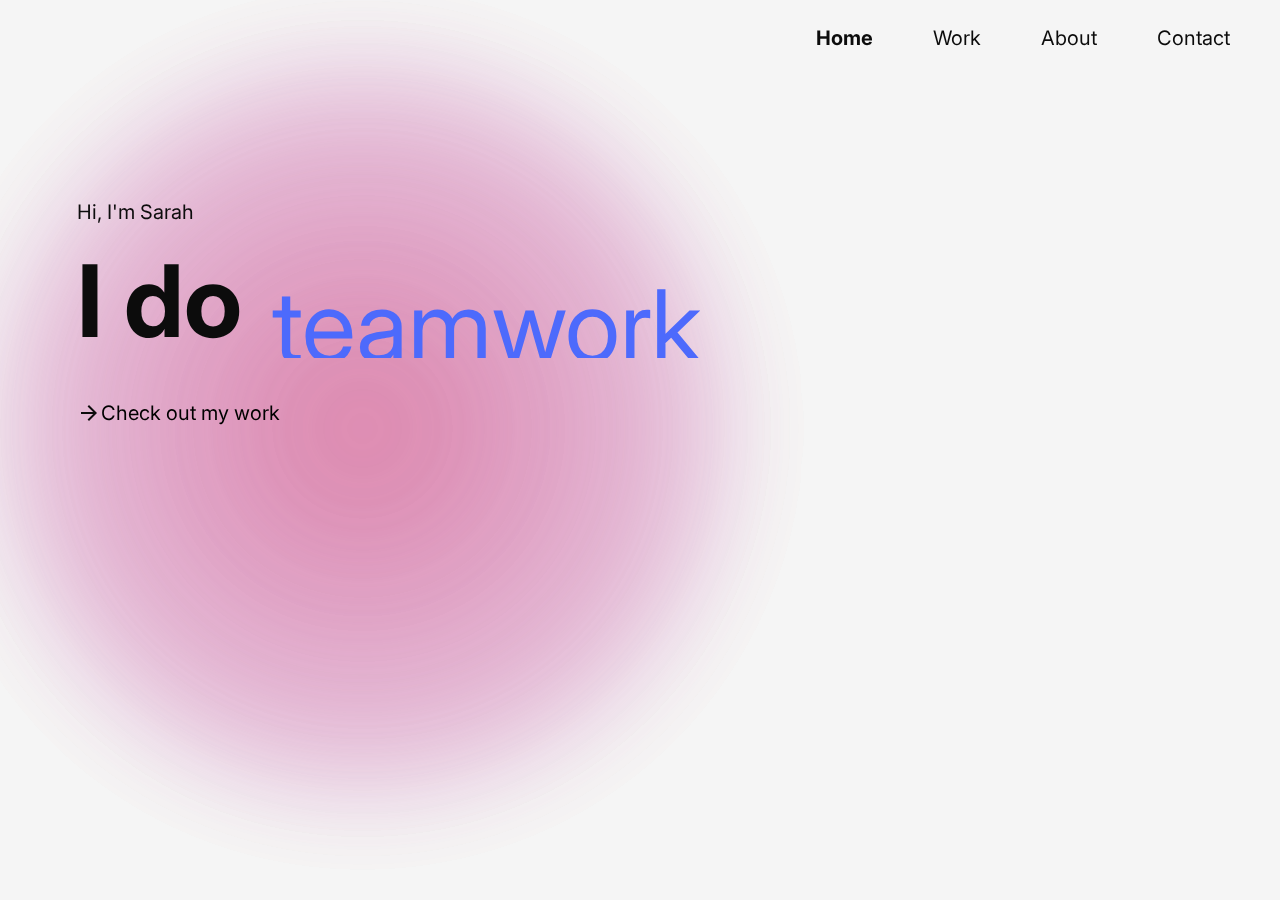
<file: index.html>
<!DOCTYPE html>
<html lang="en">
<head>
    <meta charset="UTF-8">
    <meta http-equiv="X-UA-Compatible" content="IE=edge">
    <meta name="viewport" content="width=device-width, initial-scale=1.0">
    <title>Sarah Birkkjær - UI/UX designer</title>
    <link rel="stylesheet" href="style/style.css">
    <link rel="stylesheet" href="https://fonts.googleapis.com/css2?family=Material+Symbols+Outlined:opsz,wght,FILL,GRAD@48,400,0,0">
    <link rel="icon" href="img/favicon2.png">
</head>
<body>
    <nav>
        <ul class="menu">
            <li class="menu-item selected"><a href="index.html">Home</a></li>
            <li class="menu-item"><a href="pages/work.html">Work</a></li>
            <li class="menu-item"><a href="pages/about.html">About</a></li>
            <li class="menu-item"><a href="pages/contact.html">Contact</a></li>
        </ul>
    </nav>
    <div class="moving-background-gradient blue"></div>
    <div class="moving-background-gradient pink"></div>
    <div class="moving-background-gradient orange"></div>
    <main class="frontpage">
        <h3>Hi, I'm Sarah</h3>
            <div class="wrapper">
                <div class="scrolling-words-container">
                    <span>I do</span>
                    <div class="scrolling-words-box">
                        <ul class="scroll">
                            <li class="scroll-item">teamwork</li>
                            <li class="scroll-item">UI/UX</li>
                            <li class="scroll-item">front-end dev</li>
                            <li class="scroll-item">teamwork</li>
                        </ul>
                    </div>
                </div>
            </div>
            <br>
        <div class="arrow-animation">
            <div class="hoverbox"></div>
            <span class="material-symbols-outlined link-arrow">
                    arrow_forward
                </span>            
            <a href="pages/work.html"><p class="hoverbox-text">Check out my work</p></a>
            </div>
     </main>

     
</body>
</html>
</file>
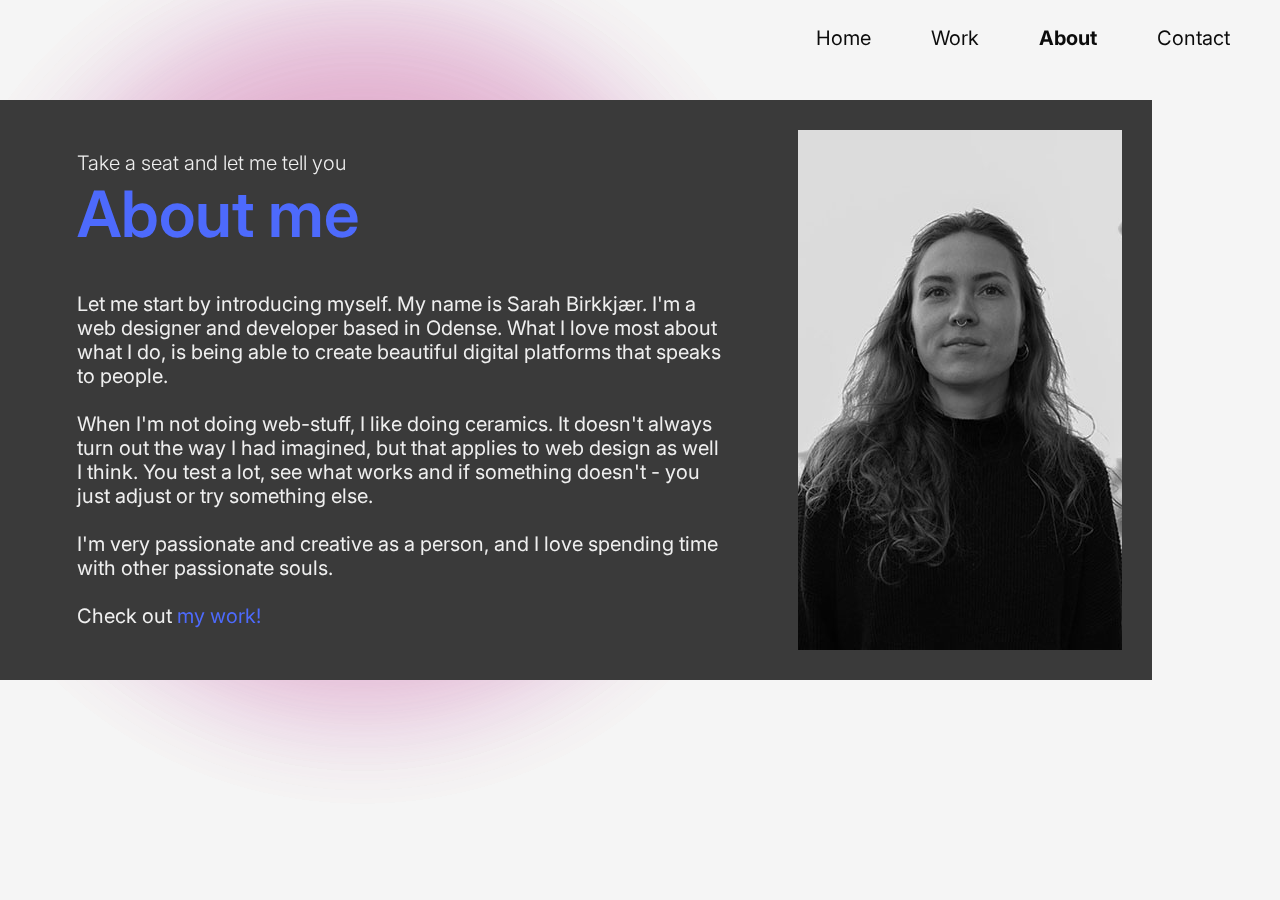
<file: pages/about.html>
<!DOCTYPE html>
<html lang="en">
<head>
    <meta charset="UTF-8">
    <meta http-equiv="X-UA-Compatible" content="IE=edge">
    <meta name="viewport" content="width=device-width, initial-scale=1.0">
    <title>Sarah Birkkjær - About me</title>
    <link rel="stylesheet" href="../style/style.css">
    <link rel="icon" href="../img/favicon2.png">
</head>
<body>
    <div class="moving-background-gradient blue"></div>
    <div class="moving-background-gradient pink"></div>
    <div class="moving-background-gradient orange"></div>
    <nav>
        <ul class="menu">
            <li class="menu-item"><a href="../index.html">Home</a></li>
            <li class="menu-item"><a href="work.html">Work</a></li>
            <li class="menu-item selected"><a href="about.html">About</a></li>
            <li class="menu-item"><a href="contact.html">Contact</a></li>
        </ul>
    </nav>
        <main class="about-greybox">
                <section class="about-text">
                    <p class="pretitle white">Take a seat and let me tell you</p>
                    <h1>About me</h1>
                    <br>
                    <p class="white">Let me start by introducing myself. My name is Sarah Birkkjær. I'm a web designer and developer based in Odense. What I love most about what I do, is being able to create beautiful digital platforms that speaks to people. 
                    <br><br>When I'm not doing web-stuff, I like doing ceramics. It doesn't always turn out the way I had imagined, but that applies to web design as well I think. You test a lot, see what works and if something doesn't - you just adjust or try something else.<br><br> 
                        I'm very passionate and creative as a person, and I love spending time with other passionate souls.
                    <br><br>Check out <a href="work.html">my work!</a></p>
                </section>
                <img src="../img/portrait.jpg" alt="portrait of me">
        </main>
</body>
</html>
</file>
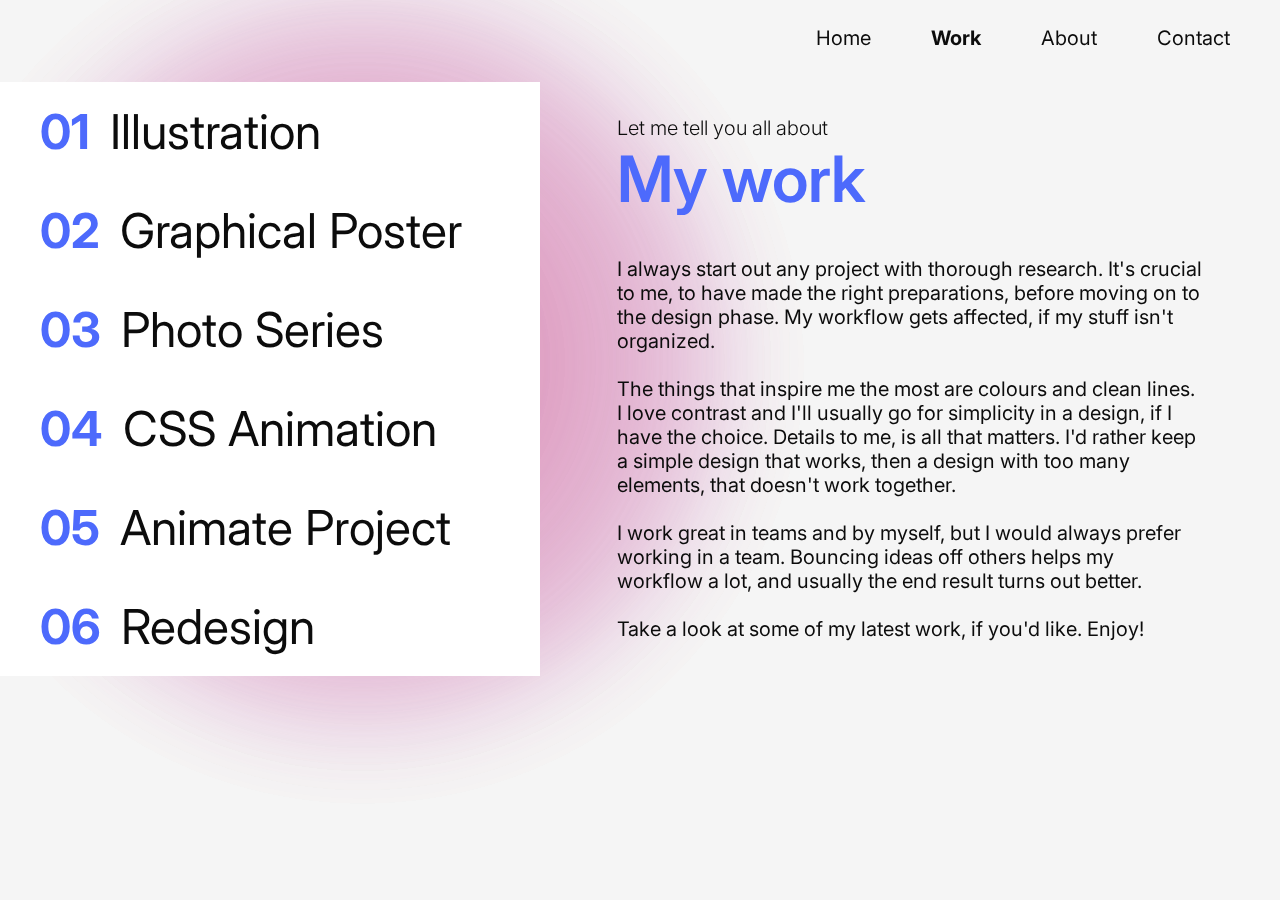
<file: pages/work.html>
<!DOCTYPE html>
<html lang="en">
<head>
    <meta charset="UTF-8">
    <meta http-equiv="X-UA-Compatible" content="IE=edge">
    <meta name="viewport" content="width=device-width, initial-scale=1.0">
    <title>Sarah Birkkjær - My work</title>
    <link rel="stylesheet" href="../style/style.css">
    <link rel="icon" href="../img/favicon2.png">
</head>
<body>
    <div class="moving-background-gradient blue"></div>
    <div class="moving-background-gradient pink"></div>
    <div class="moving-background-gradient orange"></div>
    <nav>
        <ul class="menu">
            <li class="menu-item"><a href="../index.html">Home</a></li>
            <li class="menu-item selected"><a href="work.html">Work</a></li>
            <li class="menu-item"><a href="../pages/about.html">About</a></li>
            <li class="menu-item"><a href="../pages/contact.html">Contact</a></li>
        </ul>
    </nav>
    <main class="work-wrapper">
        <div class="work-box">
            <ol>
                <li class="work-item"><a href="content/content1.html">Illustration</a></li>
                <li class="work-item"><a href="content/content2.html">Graphical Poster</a></li>
                <li class="work-item"><a href="content/content3.html">Photo Series</a></li>
                <li class="work-item"><a href="content/content4.html">CSS Animation</a></li>
                <li class="work-item"><a href="content/content5.html">Animate Project</a></li>
                <li class="work-item"><a href="content/content6.html">Redesign</a></li>
            </ol>
        </div>
        <div class="work-text">
            <p class="pretitle black">Let me tell you all about</p>
            <h1>My work</h1>
            <br>
            <p class="black">I always start out any project with thorough research. It's crucial to me, to have made the right preparations, before moving on to the design phase. 
                My workflow gets affected, if my stuff isn't organized.
                <br><br>The things that inspire me the most are colours and clean lines. I love contrast and I'll usually go for simplicity in a design, if I have the choice. Details to me, is all that matters. I'd rather keep a simple design that works, then a design with too many elements, that doesn't work together. 
                <br><br>I work great in teams and by myself, but I would always prefer working in a team. Bouncing ideas off others helps my workflow a lot, and usually the end result turns out better. 
                <br><br>Take a look at some of my latest work, if you'd like. Enjoy!</p>
            </div>
    </main>
</body>
</html>
</file>
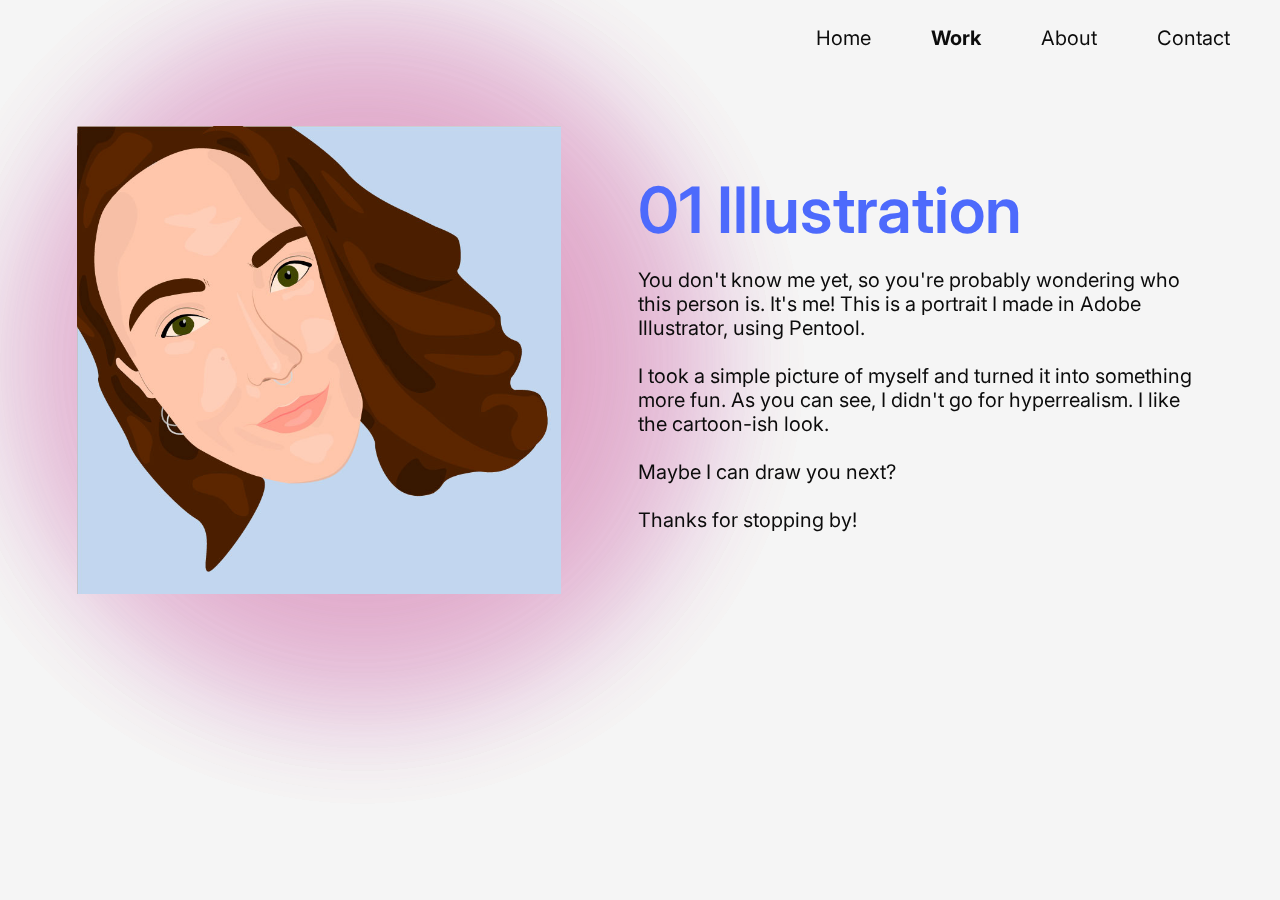
<file: pages/content/content1.html>
<!DOCTYPE html>
<html lang="en">
<head>
    <meta charset="UTF-8">
    <meta http-equiv="X-UA-Compatible" content="IE=edge">
    <meta name="viewport" content="width=device-width, initial-scale=1.0">
    <title>Sarah Birkkjær - 01 Illustration</title>
    <link rel="stylesheet" href="../../style/style.css">
    <link rel="icon" href="../../img/favicon2.png">
</head>
<body>
    <div class="moving-background-gradient blue"></div>
    <div class="moving-background-gradient pink"></div>
    <div class="moving-background-gradient orange"></div>
    <nav>
        <ul class="menu">
            <li class="menu-item"><a href="../../index.html">Home</a></li>
            <li class="menu-item selected"><a href="../work.html">Work</a></li>
            <li class="menu-item"><a href="../about.html">About</a></li>
            <li class="menu-item"><a href="../contact.html">Contact</a></li>
        </ul>
    </nav>
    <main class="content-wrapper">
        <div class="img-content">
            <img src="../../img/selvportraet.jpg" alt="Selfportrait of me">
        </div>
        <section class="text-content">
            <h1>
                01 Illustration
            </h1>
            <p class="black">
                You don't know me yet, so you're probably wondering who this person is. It's me! This is a portrait I made in Adobe Illustrator, using Pentool. 
                <br><br>
                I took a simple picture of myself and turned it into something more fun. As you can see, I didn't go for hyperrealism. I like the cartoon-ish look. 
                <br><br>
                Maybe I can draw you next?
                <br><br>
                Thanks for stopping by!
            </p>
        </section>
    </main>
    
</body>
</html>
</file>
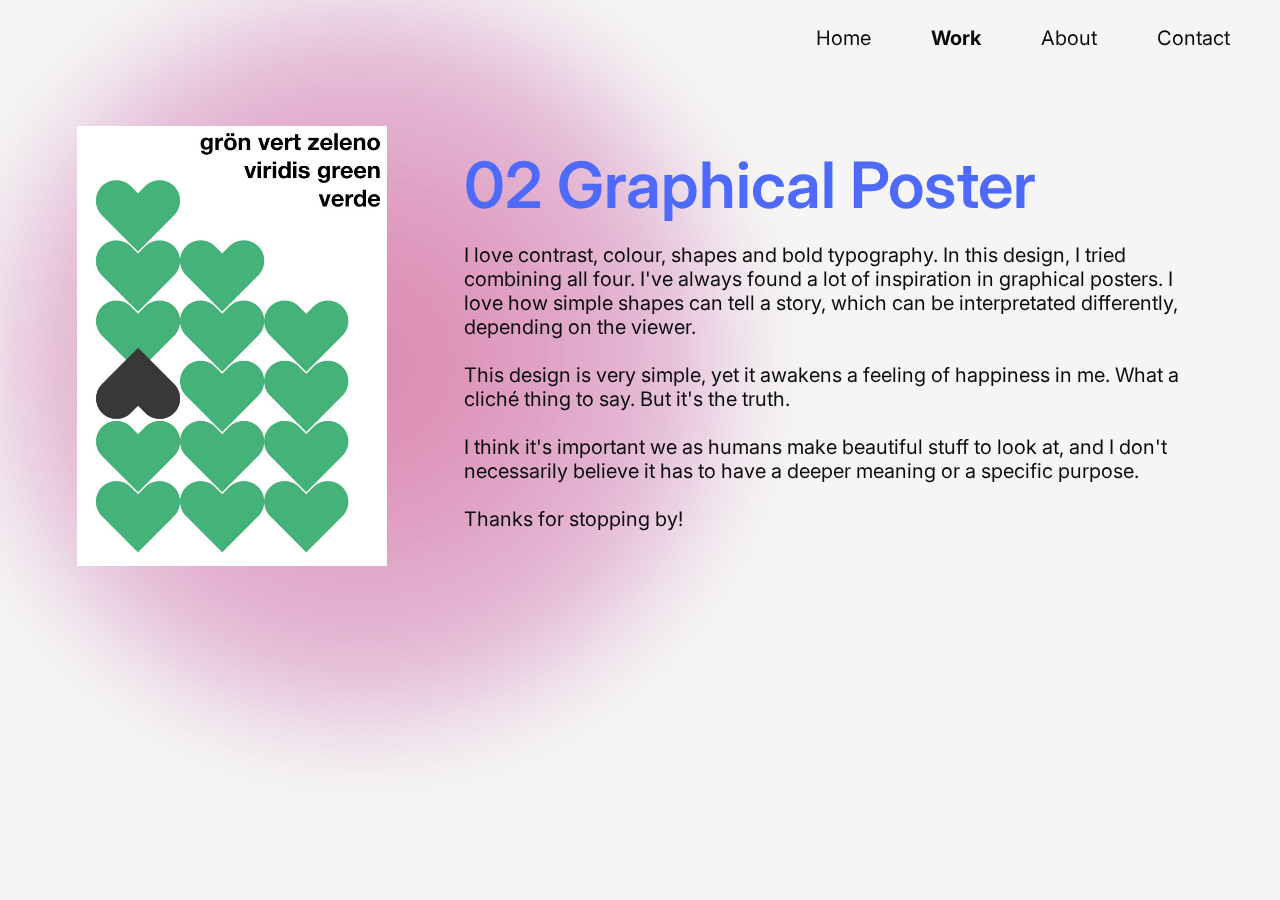
<file: pages/content/content2.html>
<!DOCTYPE html>
<html lang="en">
<head>
    <meta charset="UTF-8">
    <meta http-equiv="X-UA-Compatible" content="IE=edge">
    <meta name="viewport" content="width=device-width, initial-scale=1.0">
    <title>Sarah Birkkjær - 02 Graphical Poster</title>
    <link rel="stylesheet" href="../../style/style.css">
    <link rel="icon" href="../../img/favicon2.png">
</head>
<body>
    <div class="moving-background-gradient blue"></div>
    <div class="moving-background-gradient pink"></div>
    <div class="moving-background-gradient orange"></div>
    <nav>
        <ul class="menu">
            <li class="menu-item"><a href="../../index.html">Home</a></li>
            <li class="menu-item selected"><a href="../work.html">Work</a></li>
            <li class="menu-item"><a href="../about.html">About</a></li>
            <li class="menu-item"><a href="../contact.html">Contact</a></li>
        </ul>
    </nav>
    <main class="content-wrapper">
        <div class="img-content">
            <img src="../../img/poster.jpg" alt="Graphical Poster with Green Hearts">
        </div>
        <section class="text-content">
            <h1>
                02 Graphical Poster
            </h1>
            <p class="black">
                I love contrast, colour, shapes and bold typography. In this design, I tried combining all four. I've always found a lot of inspiration in graphical posters. I love how simple shapes can tell a story, which can be interpretated differently, depending on the viewer.  
                <br><br>
                This design is very simple, yet it awakens a feeling of happiness in me. What a cliché thing to say. But it's the truth.  
                <br><br>
                I think it's important we as humans make beautiful stuff to look at, and I don't necessarily believe it has to have a deeper meaning or a specific purpose. 
                <br><br>
                Thanks for stopping by!
            </p>
        </section>
    </main>
    
</body>
</html>
</file>
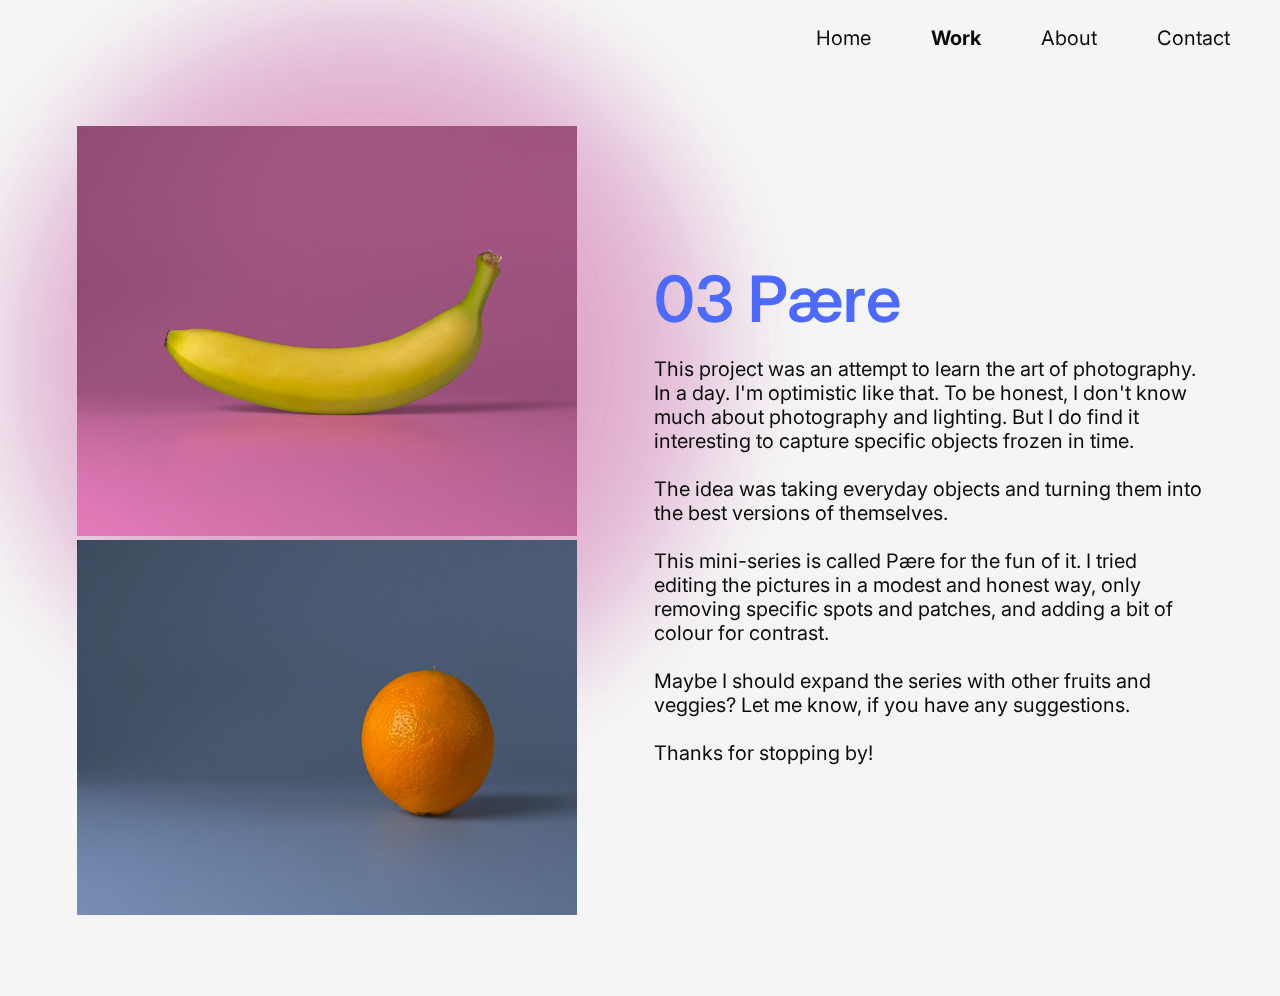
<file: pages/content/content3.html>
<!DOCTYPE html>
<html lang="en">
<head>
    <meta charset="UTF-8">
    <meta http-equiv="X-UA-Compatible" content="IE=edge">
    <meta name="viewport" content="width=device-width, initial-scale=1.0">
    <title>Sarah Birkkjær - 03 Photo Series</title>
    <link rel="stylesheet" href="../../style/style.css">
    <link rel="icon" href="../../img/favicon2.png">
</head>
<body>
    <div class="moving-background-gradient blue"></div>
    <div class="moving-background-gradient pink"></div>
    <div class="moving-background-gradient orange"></div>
    <nav>
        <ul class="menu">
            <li class="menu-item"><a href="../../index.html">Home</a></li>
            <li class="menu-item selected"><a href="../work.html">Work</a></li>
            <li class="menu-item"><a href="../about.html">About</a></li>
            <li class="menu-item"><a href="../contact.html">Contact</a></li>
        </ul>
    </nav>
    <main class="content-wrapper">
        <div class="img-content">
            <img src="../../img/pinkbanana.jpg" alt="Banana on pink background">
            <img src="../../img/blueorange.jpg" alt="Orange on blue background">
        </div>
        <section class="text-content">
            <h1>
                03 Pære
            </h1>
            <p class="black">
                This project was an attempt to learn the art of photography. In a day. I'm optimistic like that. To be honest, I don't know much about photography and lighting. But I do find it interesting to capture specific objects frozen in time. 
                <br><br>
                The idea was taking everyday objects and turning them into the best versions of themselves. 
                <br><br>
                This mini-series is called Pære for the fun of it. I tried editing the pictures in a modest and honest way, only removing specific spots and patches, and adding a bit of colour for contrast. 
                <br><br>
                Maybe I should expand the series with other fruits and veggies? Let me know, if you have any suggestions.
                <br><br>
                Thanks for stopping by!
            </p>
        </section>
    </main>
    
</body>
</html>
</file>
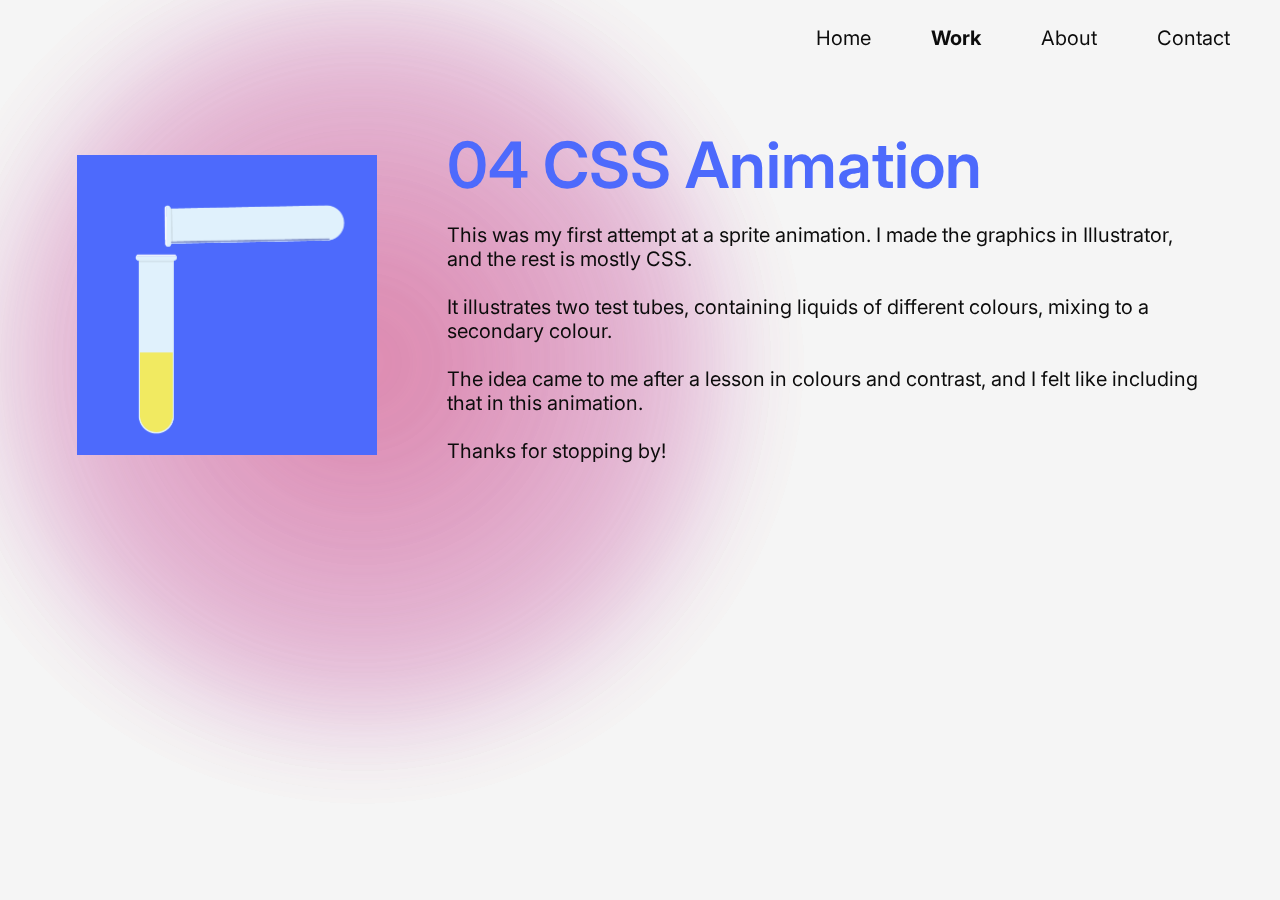
<file: pages/content/content4.html>
<!DOCTYPE html>
<html lang="en">
<head>
    <meta charset="UTF-8">
    <meta http-equiv="X-UA-Compatible" content="IE=edge">
    <meta name="viewport" content="width=device-width, initial-scale=1.0">
    <title>Sarah Birkkjær - 04 CSS Animation</title>
    <link rel="stylesheet" href="../../style/style.css">
    <link rel="icon" href="../../img/favicon2.png">
</head>
<body>
    <div class="moving-background-gradient blue"></div>
    <div class="moving-background-gradient pink"></div>
    <div class="moving-background-gradient orange"></div>
    <nav>
        <ul class="menu">
            <li class="menu-item"><a href="../../index.html">Home</a></li>
            <li class="menu-item selected"><a href="../work.html">Work</a></li>
            <li class="menu-item"><a href="../about.html">About</a></li>
            <li class="menu-item"><a href="../contact.html">Contact</a></li>
        </ul>
    </nav>
    <main class="content-wrapper">
        <div class="sprite-wrapper">
            <div class="sprite-animation"></div>
        </div>
        <section class="text-content">
            <h1>
                04 CSS Animation
            </h1>
            <p class="black">
                This was my first attempt at a sprite animation. I made the graphics in Illustrator, and the rest is mostly CSS.  
                <br><br>
                It illustrates two test tubes, containing liquids of different colours, mixing to a secondary colour. 
                <br><br>
                The idea came to me after a lesson in colours and contrast, and I felt like including that in this animation.
                <br><br>
                Thanks for stopping by!
            </p>
        </section>
    </main>
    
</body>
</html>
</file>
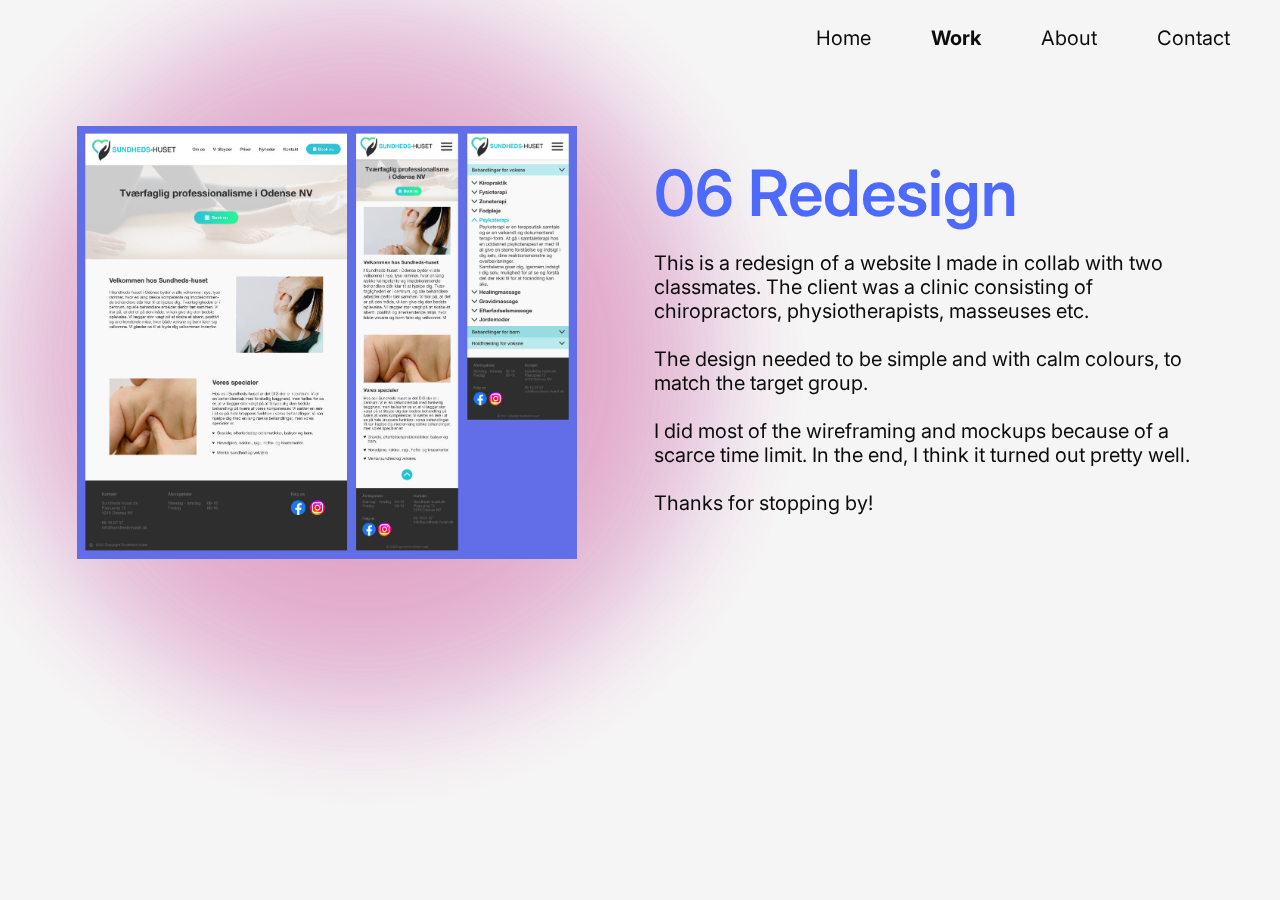
<file: pages/content/content6.html>
<!DOCTYPE html>
<html lang="en">
<head>
    <meta charset="UTF-8">
    <meta http-equiv="X-UA-Compatible" content="IE=edge">
    <meta name="viewport" content="width=device-width, initial-scale=1.0">
    <title>Sarah Birkkjær - 06 Redesign</title>
    <link rel="stylesheet" href="../../style/style.css">
    <link rel="icon" href="../../img/favicon2.png">
</head>
<body>
    <div class="moving-background-gradient blue"></div>
    <div class="moving-background-gradient pink"></div>
    <div class="moving-background-gradient orange"></div>
    <nav>
        <ul class="menu">
            <li class="menu-item"><a href="../../index.html">Home</a></li>
            <li class="menu-item selected"><a href="../work.html">Work</a></li>
            <li class="menu-item"><a href="../about.html">About</a></li>
            <li class="menu-item"><a href="../contact.html">Contact</a></li>
        </ul>
    </nav>
    <main class="content-wrapper">
        <div class="img-content">
            <img src="../../img/redesign.jpg" alt="Redesign of website">
        </div>
        <section class="text-content">
            <h1>
                06 Redesign
            </h1>
            <p class="black">
                This is a redesign of a website I made in collab with two classmates. The client was a clinic consisting of chiropractors, physiotherapists, masseuses etc. 
                <br><br>
                The design needed to be simple and with calm colours, to match the target group. 
                <br><br>
                I did most of the wireframing and mockups because of a scarce time limit. In the end, I think it turned out pretty well. 
                <br><br>
                Thanks for stopping by!
            </p>
        </section>
    </main>
    
</body>
</html>
</file>
<file: style/style.css>
@import url('https://fonts.googleapis.com/css2?family=Inter:wght@100;200;300;400;500;600;700;800;900&display=swap');

:root{
    --opacity: .3;
    --background-color: #f5f5f5;
    --main-font: #efefef; 
    --black: #0c0c0c;
    --blue: #0500fa;
    --lightblue: #4d6afc;
    --pink: #fa00f0;
    --orange: #fa8700;
    --hover: #b9b9b9;
    --margin: clamp(10px, 6vw, 150px);
}

body{
    font-family: 'Inter', sans-serif;
    min-height: 100vh;
    margin: 0px;
    overflow-x: hidden;
    background-color: var(--background-color);
}

img{
    max-width: 100%;
    height: auto;
}

/* background-gradient */

.moving-background-gradient{
    position: fixed;
    width: clamp(550px, 60vw, 725px);
    height: clamp(550px, 60vw, 725px);
    border-radius: 50%;
    animation: background-animation 60s linear infinite;
    filter: blur(50px);
    opacity: var(--opacity);
    z-index: -1;
}

.blue{
    background: radial-gradient(var(--blue),rgba(255, 255, 255, 0));
    opacity: calc(var(--opacity) * 0.75);
}

.pink{
    background: radial-gradient(var(--pink),rgba(255, 255, 255, 0));
    animation-delay: -40s;
}

.orange{
    background: radial-gradient(var(--orange),rgba(255, 255, 255, 0));
    animation-delay: -20s;
}

/* nav */

.menu{
    display: flex;
    justify-content: right;
    flex-direction: row;
    margin-right: 20px;
    margin-top: 0px;
    list-style: none;
}

ul li{
    padding-left: clamp(10px, 3vw, 30px);
    padding-right: clamp(10px, 3vw, 30px);
    padding-top: 2vw;
}

ul li a{
    font-size: 1.25rem;
    text-decoration: none;
    color: var(--black);
}

.menu li a:hover{
    color: var(--hover);
    transition: all 0.5s ease;
}

.selected{
    font-weight: bold;
}

/* scrolling-words-container */

.wrapper{
    display: flex;
    justify-content: left;
}
  
.scrolling-words-container{
    display: flex;
    align-items: center;
    font-size: clamp(2rem, 8vw, 6.25rem);
    font-weight: 700; 
}
  
.scrolling-words-box{
    height: clamp(4.125rem, 10vw, 7.25rem);
    margin: auto;
    overflow: hidden;
    font-weight: 400;
}

.scroll{
    margin: 0px;
    margin-left: clamp(0.1, 2.5vw, 2.25rem);
    padding: 0;
    animation: scrollUp 4s infinite;
}

.scroll-item{
    display: flex;
    align-items: center;
    justify-content: flex-start;
    height: clamp(3rem, 10vw, 7.25rem);
    list-style: none; 
    color: var(--lightblue);
}

/* general styling */

.frontpage{
    color: var(--black);
    margin-left: var(--margin);
    margin-top: 150px;
    white-space: nowrap;
}

.frontpage h3{
    font-size: 1.25rem;
    font-weight: 400;
    color: var(--black);
    margin-bottom: 1rem;
}

.pretitle{
    font-size: 1.25rem;
    font-weight: 300;
    margin-bottom: 0;
}

.black{
    color: var(--black);
}

.white{
    color: var(--main-font);
}

h1{
    color: var(--lightblue);
    font-size: 4rem;
    font-weight: 600;
    margin: 0;
}

p{
    color: var(--main-font);
    font-size: 1.25rem;
    font-weight: 400;
}

/* about-page */

.about-greybox{
    display: flex;
    align-items: center;
    width: 90vw;
    background-color: #3a3a3a;
    margin-top: 50px;
}

.about-text{
    margin-left: var(--margin);
    margin-right: var(--margin);
    color: #E3E3E3;
}

.about-greybox img{
    min-width: 250px;
    width: 100%;
    max-width: 324px;
    height: auto;
    margin: 30px 30px 30px 0px;
}

a{
    text-decoration: none;
    color: var(--lightblue);
}

a:hover{
    text-decoration: none;
    color: #b9b9b9;
}

/* work-page */

.work-wrapper{
    display: flex;
    align-items: center;
}

.work-text{
    margin-right: var(--margin);
}

.mywork{
    color: var(--black);
}

ol{
    background-color: white;
    margin-right: var(--margin);
    width: clamp(350px, 50vw, 500px);
    list-style: none;
    counter-reset: num;
}

ol li{
    padding: 20px 20px 20px 0px;
    font-size: clamp(2rem, 4vw, 3rem);
    counter-increment: num;
    white-space: nowrap;
}


ol li a{
    color: var(--black);
    font-size: clamp(1.75rem, 4vw, 3rem);
    font-weight: 400;
}

ol li::before{
    content: "0" counter(num);
    font-weight: 700;
    color: var(--lightblue);
    margin-right: 20px;
}

li.work-item::marker{
    color: var(--lightblue);
    font-size: 3.5rem;
    font-weight: 800;
}

ol li a:hover{
    color: var(--hover);
    transition: all 0.5s ease;
}

/* contact-form */

.contact-main{
    margin-left: var(--margin);
    display: flex;
    justify-content: space-between;
    align-items: center;
    gap: 20px;
    flex-wrap: wrap;
}

input, textarea{
    background-color: white;
    border: none;
    font-family: 'Inter', sans-serif;
    width: clamp(300px, 40vw, 600px); 
    margin: 8px 0px;
    font-size: 1rem;
    padding: 15px;
}

textarea{
    height: 200px;
}

button{
    border-radius: 0px;
    color: var(--lightblue);
    background-color: transparent;
    padding: 7px 50px 7px 50px;
    border-color: var(--lightblue);
    border-style: solid;
    font-size: 1.25rem;
}

#message{
    resize: none;
}

.contact-info{
    background-color: var(--lightblue);
    width: 350px;
    height: fit-content;
    padding: 20px;
}

.contact-info a{
    color: white;
    opacity: 30%;
    padding-left: 3px;
    padding-right: 7px;
}

.icons{
    vertical-align: middle;
    font-size: 2rem !important;
}

/* content-pages */

.content-wrapper{
    display: flex;
    margin: var(--margin);
    align-items: center;
}

.img-content{
    max-width: clamp(400px, 50vw, 500px);
    margin-right: var(--margin);
    flex-shrink: .7;
}

#ball-animation{
    width: 400px;
    height: auto;
}

/* sprite-animation */

.sprite-wrapper{
    background-color: var(--lightblue);
    width: fit-content;
    margin-right: 70px;

}

.sprite-animation{
    height: 300px;
    width: 300px;
    background: url(../img/sprite.png);
    background-size: 4800px 300px;
    animation-name: chemistry;
    animation-duration: 3s;
    animation-timing-function: steps(16);
    animation-iteration-count: infinite;
}

/* scrolling-words-container animation */

@keyframes scrollUp{
    0%{
        transform: translateY(-4%);
    }

    33%{
        transform: translateY(-28%);
    }

    66%{
        transform: translateY(-54%);
    }

    100%{
        transform: translateY(-79%);
    }
}

/* background-blur animation */

@keyframes background-animation{
    0%{
        transform: translate(80vw, 5vh);
    }

    20%{
        transform: translate(30vw, 10vh);
    }

    40%{
        transform: translate(25vw, 40vh);
    }

    60%{
        transform: translate(50vw, 60vh);
    }

    80%{
        transform: translate(90vw, 40vh);
    }


    100%{
        transform: translate(80vw, 5vh);
    }

}

/* sprite-animation */

@keyframes chemistry{
    0%{background-position: 0px;}
    100%{background-position: -9600px;}
}


@media only screen and (max-width: 900px){
    .work-wrapper{
        flex-direction: column-reverse;
        align-items: flex-start;
    }

    .work-text{
        margin-left: var(--margin)
    }

    .content-wrapper{
        flex-direction: column-reverse;
        align-items: flex-start;
    }

    .img-content{
        margin-top: 20px;
    }
}

@media only screen and (max-width: 600px){
    .menu{
        padding: 0px;
        justify-content: space-between;
        margin: var(--margin);
        margin-bottom: 50px;
    }

    .menu-item{
        padding: 0px;
    }

    .work-text{
        width: 90vw;
    }

    .about-greybox{
        flex-direction: column;
        width: 100%;
    }

    @keyframes scrollUp{
        0%{
            transform: translateY(0%);
        }
    
        33%{
            transform: translateY(-25%);
        }
    
        66%{
            transform: translateY(-50%);
        }
    
        100%{
            transform: translateY(-75%);
        }
    }
}





.arrow-animation p{
    color: black;
    transition: all 500ms ease;
}

.hoverbox{
    background-color: var(--lightblue);
    width: 0px;
    height: 30px;
    transition: all 500ms ease;
    position: absolute;
    z-index: -1;
}

.link-arrow{
    transition: all 500ms ease; 
}

.arrow-animation{
    display: flex;
    align-items: center;
    justify-content: left;
    max-width: fit-content;
}

.arrow-animation:hover .hoverbox{
    width: 235px;
}

.arrow-animation:hover .hoverbox-text{
    color: white;
    transform: translateX(-5px);
}

.arrow-animation:hover .link-arrow{
    color: white;
    transform: translateX(205px);
    font-size: 1.25rem;
}

.hoverbox-text{
    font-size: 1.25rem;
}
</file>
